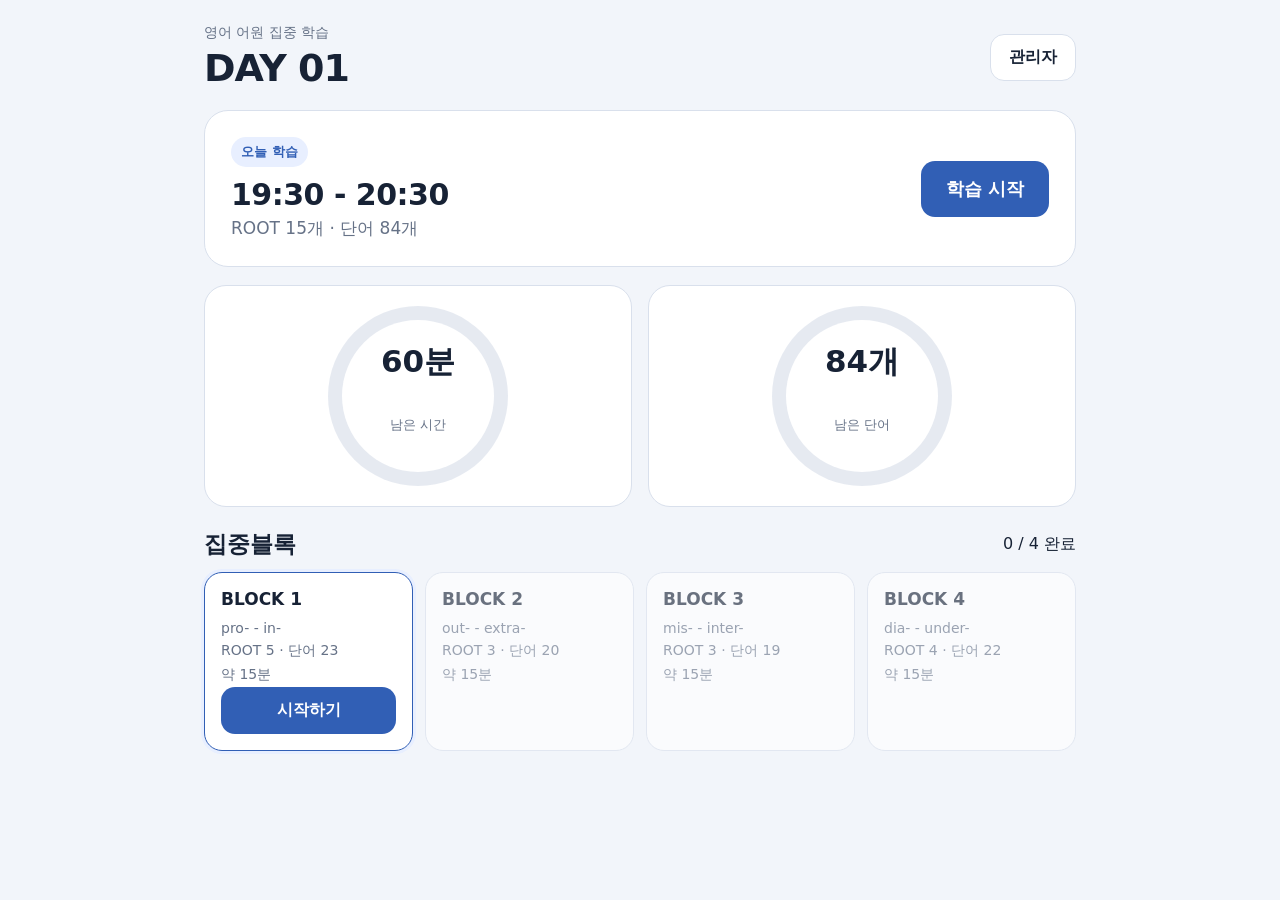
<file: webapp/index.html>
<!doctype html>
<html lang="ko">
<head>
  <meta charset="utf-8">
  <meta name="viewport" content="width=device-width,initial-scale=1,viewport-fit=cover">
  <meta name="theme-color" content="#315fb5">
  <title>VOCA ROOT 18DAY</title>
  <link rel="stylesheet" href="styles.css">
</head>
<body>
  <main class="app-shell">
    <header class="topbar">
      <div>
        <p class="eyebrow">영어 어원 집중 학습</p>
        <h1 id="todayTitle">DAY 01</h1>
      </div>
      <button id="adminToggle" class="icon-button" type="button" aria-label="관리자 화면 열기">관리자</button>
    </header>

    <section id="learnerHome" class="screen">
      <section class="hero-card">
        <div>
          <span class="status-chip">오늘 학습</span>
          <h2 id="goalTime">19:30 - 20:30</h2>
          <p id="goalAmount">ROOT 16개 · 단어 93개</p>
        </div>
        <button id="startButton" class="primary large" type="button">학습 시작</button>
      </section>

      <section class="ring-grid" aria-label="오늘의 진행 상황">
        <article class="ring-card">
          <div id="timeRing" class="ring" style="--p:0">
            <strong id="timeRemain">59분</strong>
            <span>남은 시간</span>
          </div>
        </article>
        <article class="ring-card">
          <div id="amountRing" class="ring" style="--p:0">
            <strong id="amountRemain">93개</strong>
            <span>남은 단어</span>
          </div>
        </article>
      </section>

      <section class="blocks-section">
        <div class="section-head">
          <h2>집중블록</h2>
          <span id="blockStatus">0 / 4 완료</span>
        </div>
        <div id="blockList" class="block-list"></div>
      </section>

      <section id="resumeNotice" class="notice hidden" aria-live="polite"></section>
    </section>

    <section id="sessionScreen" class="screen hidden" aria-live="polite">
      <div class="session-head">
        <button id="exitSession" class="ghost" type="button">나가기</button>
        <div class="session-progress-wrap">
          <div class="session-labels"><span id="sessionBlockLabel">BLOCK 1</span><span id="sessionProgressText">0 / 0</span></div>
          <div class="progress-track"><div id="sessionProgressBar" class="progress-bar"></div></div>
        </div>
      </div>

      <section id="learningCard" class="learning-card">
        <div id="stageBadge" class="stage-badge">ROOT 이해</div>
        <div id="learningContent"></div>
        <div id="answerArea" class="answer-area"></div>
        <div id="feedback" class="feedback hidden" role="status"></div>
      </section>
    </section>

    <section id="completionScreen" class="screen hidden">
      <section class="completion-card">
        <span class="completion-mark">✓</span>
        <p class="eyebrow">오늘 학습 완료</p>
        <h2 id="completionTitle">DAY 01 완료</h2>
        <div id="completionMetrics" class="metric-grid"></div>
        <p id="mailStatus" class="mail-status"></p>
        <button id="completionConfirm" class="primary large" type="button">확인</button>
      </section>
    </section>

    <section id="adminView" class="screen hidden">
      <section class="admin-card">
        <div class="section-head">
          <div>
            <p class="eyebrow">관리자 전용</p>
            <h2>학습 운영 설정</h2>
          </div>
          <button id="closeAdmin" class="ghost" type="button">닫기</button>
        </div>

        <div class="admin-grid">
          <label>현재 학습 DAY
            <select id="daySelect"></select>
          </label>
          <label>집중블록 기준
            <select id="blockMinutes">
              <option value="12">약 12분</option>
              <option value="15" selected>약 15분</option>
              <option value="18">약 18분</option>
            </select>
          </label>
          <label>시작시간
            <span class="time-input-wrap"><input id="startTime" type="time" value="19:30"></span>
          </label>
          <label>종료시간
            <span class="time-input-wrap"><input id="endTime" type="time" value="20:30"></span>
          </label>
          <label class="full">보고서 이메일
            <input id="reportEmail" type="email" value="sk01197375068@gmail.com" autocomplete="email">
          </label>
        </div>

        <label class="check-row"><input id="autoMail" type="checkbox" checked> DAY 완료 시 보고서 자동 발송</label>
        <label class="check-row"><input id="shortenMastered" type="checkbox" checked> 숙달 항목 반복 단계 자동 단축</label>

        <div class="button-row">
          <button id="saveAdmin" class="primary" type="button">설정 저장</button>
          <button id="retryMail" class="ghost" type="button">메일 재시도</button>
          <button id="exportProgress" class="ghost" type="button">진도 백업</button>
          <button id="importProgress" class="ghost" type="button">진도 복원</button>
          <input id="importProgressFile" class="hidden" type="file" accept="application/json,.json">
          <button id="forceComplete" class="danger" type="button">현재 DAY 강제 완료</button>
        </div>

        <section class="admin-summary">
          <h3>18DAY 진행 현황</h3>
          <div id="adminProgressList" class="admin-progress-list"></div>
        </section>
        <p class="note">현재 버전은 단일 기기 localStorage에 기록합니다. 관리자 화면의 진도 백업·복원으로 기록을 별도 보관할 수 있습니다. 다기기 실시간 동기화는 통합 단계에서 DB 연결이 필요합니다.</p>
      </section>
    </section>
  </main>

  <template id="optionTemplate">
    <button class="option-button" type="button"></button>
  </template>

  <script src="app.js"></script>
</body>
</html>
</file>
<file: webapp/styles.css>
:root{
  --bg:#f2f5fa;
  --card:#ffffff;
  --text:#172235;
  --muted:#667287;
  --accent:#315fb5;
  --accent-soft:#e8efff;
  --accent-strong:#244b93;
  --border:#d9e0ec;
  --success:#16734f;
  --success-soft:#eaf7f1;
  --danger:#b43e45;
  --danger-soft:#fff0f1;
  --warning:#8a5a10;
  --warning-soft:#fff7e6;
}
*{box-sizing:border-box}
html{background:var(--bg)}
body{margin:0;background:var(--bg);color:var(--text);font-family:system-ui,-apple-system,"Noto Sans KR",sans-serif}
button,input,select{font:inherit}
button{cursor:pointer}
.app-shell{max-width:920px;margin:0 auto;padding:24px 24px 48px}
.topbar{display:flex;justify-content:space-between;align-items:center;margin-bottom:20px}
.eyebrow{margin:0;color:var(--muted);font-size:14px}
.topbar h1{font-size:38px;margin:4px 0 0;letter-spacing:-1px}
.icon-button,.ghost,.primary,.danger{border-radius:14px;padding:12px 18px;font-weight:750;border:1px solid transparent}
.icon-button,.ghost{background:var(--card);border-color:var(--border);color:var(--text)}
.primary{background:var(--accent);color:#fff}
.primary:hover{background:var(--accent-strong)}
.danger{background:var(--danger-soft);border-color:#efc8cb;color:var(--danger)}
.large{padding:15px 24px;font-size:18px}
.screen{animation:screenIn .2s ease}
@keyframes screenIn{from{opacity:0;transform:translateY(4px)}to{opacity:1;transform:none}}
.hidden{display:none!important}
.hero-card,.admin-card,.completion-card,.learning-card{background:var(--card);border:1px solid var(--border);border-radius:24px}
.hero-card{padding:26px;display:flex;align-items:center;justify-content:space-between;gap:20px}
.hero-card h2{font-size:30px;margin:10px 0 5px;letter-spacing:-.5px}
.hero-card p{margin:0;color:var(--muted);font-size:17px}
.status-chip,.stage-badge,.mini-badge{display:inline-flex;align-items:center;border-radius:999px;background:var(--accent-soft);color:var(--accent);font-size:13px;font-weight:800;padding:6px 10px}
.ring-grid{display:grid;grid-template-columns:1fr 1fr;gap:16px;margin:18px 0}
.ring-card{background:var(--card);border:1px solid var(--border);border-radius:22px;padding:20px;display:grid;place-items:center}
.ring{--p:0;display:grid;place-items:center;width:180px;height:180px;border-radius:50%;background:conic-gradient(var(--accent) calc(var(--p)*1%),#e6eaf1 0);position:relative}
.ring::after{content:"";position:absolute;inset:14px;background:var(--card);border-radius:50%}
.ring strong,.ring span{position:relative;z-index:1}
.ring strong{font-size:31px}
.ring span{font-size:13px;color:var(--muted);margin-top:-54px}
.blocks-section{margin-top:22px}
.section-head{display:flex;justify-content:space-between;align-items:center;gap:16px}
.section-head h2{margin:0;font-size:23px}
.block-list{display:grid;grid-template-columns:repeat(4,1fr);gap:12px;margin-top:12px}
.block{background:var(--card);border:1px solid var(--border);border-radius:18px;padding:16px;min-height:170px;display:flex;flex-direction:column}
.block h3{margin:0 0 8px;font-size:17px}
.block p{margin:3px 0;color:var(--muted);font-size:14px}
.block button{width:100%;margin-top:auto}
.block.active{border-color:var(--accent);box-shadow:0 0 0 3px var(--accent-soft)}
.block.done{background:var(--success-soft);border-color:#bde2d1}
.block.locked{opacity:.62}
.notice{margin-top:16px;background:var(--warning-soft);border:1px solid #efd9a5;color:var(--warning);border-radius:16px;padding:15px}
.session-head{display:flex;align-items:center;gap:14px;margin-bottom:14px}
.session-progress-wrap{flex:1}
.session-labels{display:flex;justify-content:space-between;font-weight:750;font-size:14px;margin-bottom:7px}
.progress-track{height:10px;border-radius:999px;background:#e3e8f0;overflow:hidden}
.progress-bar{height:100%;width:0;background:var(--accent);border-radius:inherit;transition:width .25s ease}
.learning-card{padding:28px;min-height:570px;display:flex;flex-direction:column}
.stage-badge{align-self:flex-start}
.root-panel,.word-panel{display:grid;gap:14px;text-align:center;padding:24px 0 18px}
.root-symbol{font-size:58px;font-weight:850;letter-spacing:-2px;color:var(--accent)}
.root-meaning{font-size:25px;font-weight:750}
.root-sub{color:var(--muted)}
.word-title{font-size:46px;font-weight:850;letter-spacing:-1px;margin:0}
.word-source{font-size:13px;color:var(--muted)}
.reveal-stack{display:grid;gap:10px;text-align:left;max-width:680px;margin:0 auto;width:100%}
.reveal-step{opacity:0;transform:translateY(8px);border:1px solid var(--border);background:#f8fafc;border-radius:15px;padding:13px 15px;transition:opacity .25s ease,transform .25s ease}
.reveal-step.show{opacity:1;transform:none}
.reveal-label{display:block;color:var(--muted);font-size:12px;font-weight:800;margin-bottom:4px}
.answer-area{margin-top:auto}
.option-grid{display:grid;grid-template-columns:1fr 1fr;gap:12px}
.option-button{min-height:72px;border:1px solid var(--border);background:#fff;border-radius:16px;padding:14px;text-align:left;font-weight:700;color:var(--text)}
.option-button:hover,.option-button:focus-visible{border-color:var(--accent);box-shadow:0 0 0 3px var(--accent-soft)}
.option-button.correct{background:var(--success-soft);border-color:#9ed3bb;color:var(--success)}
.option-button.wrong{background:var(--danger-soft);border-color:#e9afb4;color:var(--danger)}
.feedback{margin-top:14px;border-radius:15px;padding:14px 16px;font-weight:750}
.feedback.success{display:block;background:var(--success-soft);color:var(--success);border:1px solid #bde2d1}
.feedback.error{display:block;background:var(--danger-soft);color:var(--danger);border:1px solid #efc8cb}
.continue-row{display:flex;justify-content:flex-end;margin-top:12px}
.typing-wrap{max-width:620px;margin:0 auto;text-align:left}
.typing-prompt{text-align:center;margin:20px 0;font-size:24px;font-weight:800}
.typing-wrap input{width:100%;border:2px solid var(--border);border-radius:16px;padding:16px;font-size:22px;text-align:center}
.typing-wrap input:focus{outline:3px solid var(--accent-soft);border-color:var(--accent)}
.typing-actions{display:flex;gap:10px;margin-top:12px}
.typing-actions button{flex:1}
.block-reward{text-align:center;padding:35px 0}
.reward-mark,.completion-mark{display:grid;place-items:center;width:76px;height:76px;margin:0 auto 18px;border-radius:50%;background:var(--success-soft);color:var(--success);font-size:38px;font-weight:900}
.block-reward h2{font-size:32px;margin:0 0 8px}
.block-reward p{color:var(--muted)}
.metric-grid{display:grid;grid-template-columns:repeat(4,1fr);gap:10px;margin:22px 0}
.metric{border:1px solid var(--border);border-radius:16px;padding:14px;background:#fbfcfe}
.metric strong{display:block;font-size:24px;margin-top:4px}
.metric span{font-size:13px;color:var(--muted)}
.completion-card{text-align:center;padding:34px;max-width:760px;margin:0 auto}
.completion-card h2{font-size:36px;margin:4px 0 0}
.mail-status{color:var(--muted);min-height:24px}
.admin-card{padding:26px}
.admin-grid{display:grid;grid-template-columns:1fr 1fr;gap:15px;margin-top:20px}
.admin-grid label{font-weight:750}
.admin-grid .full{grid-column:1/-1}
.admin-grid input,.admin-grid select{width:100%;margin-top:8px;border:1px solid var(--border);border-radius:13px;padding:12px;background:#fff;color:var(--text)}
.time-input-wrap{display:flex;width:100%;min-width:0;margin-top:8px;border:1px solid var(--border);border-radius:13px;padding:12px;background:#fff}
.time-input-wrap input{display:block;width:100%;min-width:0;border:0;background:transparent;padding:0;margin:0}
.check-row{display:flex;gap:10px;align-items:center;margin-top:15px;font-weight:700}
.check-row input{width:20px;height:20px}
.button-row{display:flex;gap:10px;flex-wrap:wrap;margin-top:22px}
.admin-summary{margin-top:26px;border-top:1px solid var(--border);padding-top:22px}
.admin-progress-list{display:grid;grid-template-columns:repeat(3,1fr);gap:10px}
.admin-day{border:1px solid var(--border);border-radius:14px;padding:12px;background:#fbfcfe}
.admin-day.done{background:var(--success-soft);border-color:#bde2d1}
.admin-day.current{border-color:var(--accent);box-shadow:0 0 0 2px var(--accent-soft)}
.admin-day strong{display:block}
.admin-day span{font-size:12px;color:var(--muted)}
.note{color:var(--muted);font-size:13px;margin-top:18px}
@media(max-width:760px){
  .app-shell{padding:16px 16px 38px}
  .hero-card{align-items:stretch;flex-direction:column}
  .hero-card button{width:100%}
  .block-list{grid-template-columns:1fr 1fr}
  .metric-grid{grid-template-columns:1fr 1fr}
  .admin-progress-list{grid-template-columns:1fr 1fr}
  .learning-card{min-height:540px;padding:20px}
}
@media(max-width:480px){
  .topbar h1{font-size:31px}
  .ring-grid,.admin-grid{grid-template-columns:1fr}
  .ring{width:166px;height:166px}
  .block-list,.option-grid{grid-template-columns:1fr}
  .admin-grid .full{grid-column:auto}
  .word-title{font-size:39px}
  .root-symbol{font-size:48px}
  .learning-card{min-height:520px;padding:17px}
  .metric-grid{grid-template-columns:1fr 1fr}
  .admin-progress-list{grid-template-columns:1fr}
}
@media(prefers-reduced-motion:reduce){*{scroll-behavior:auto!important}.screen,.reveal-step{animation:none!important;transition:none!important}}
</file>
